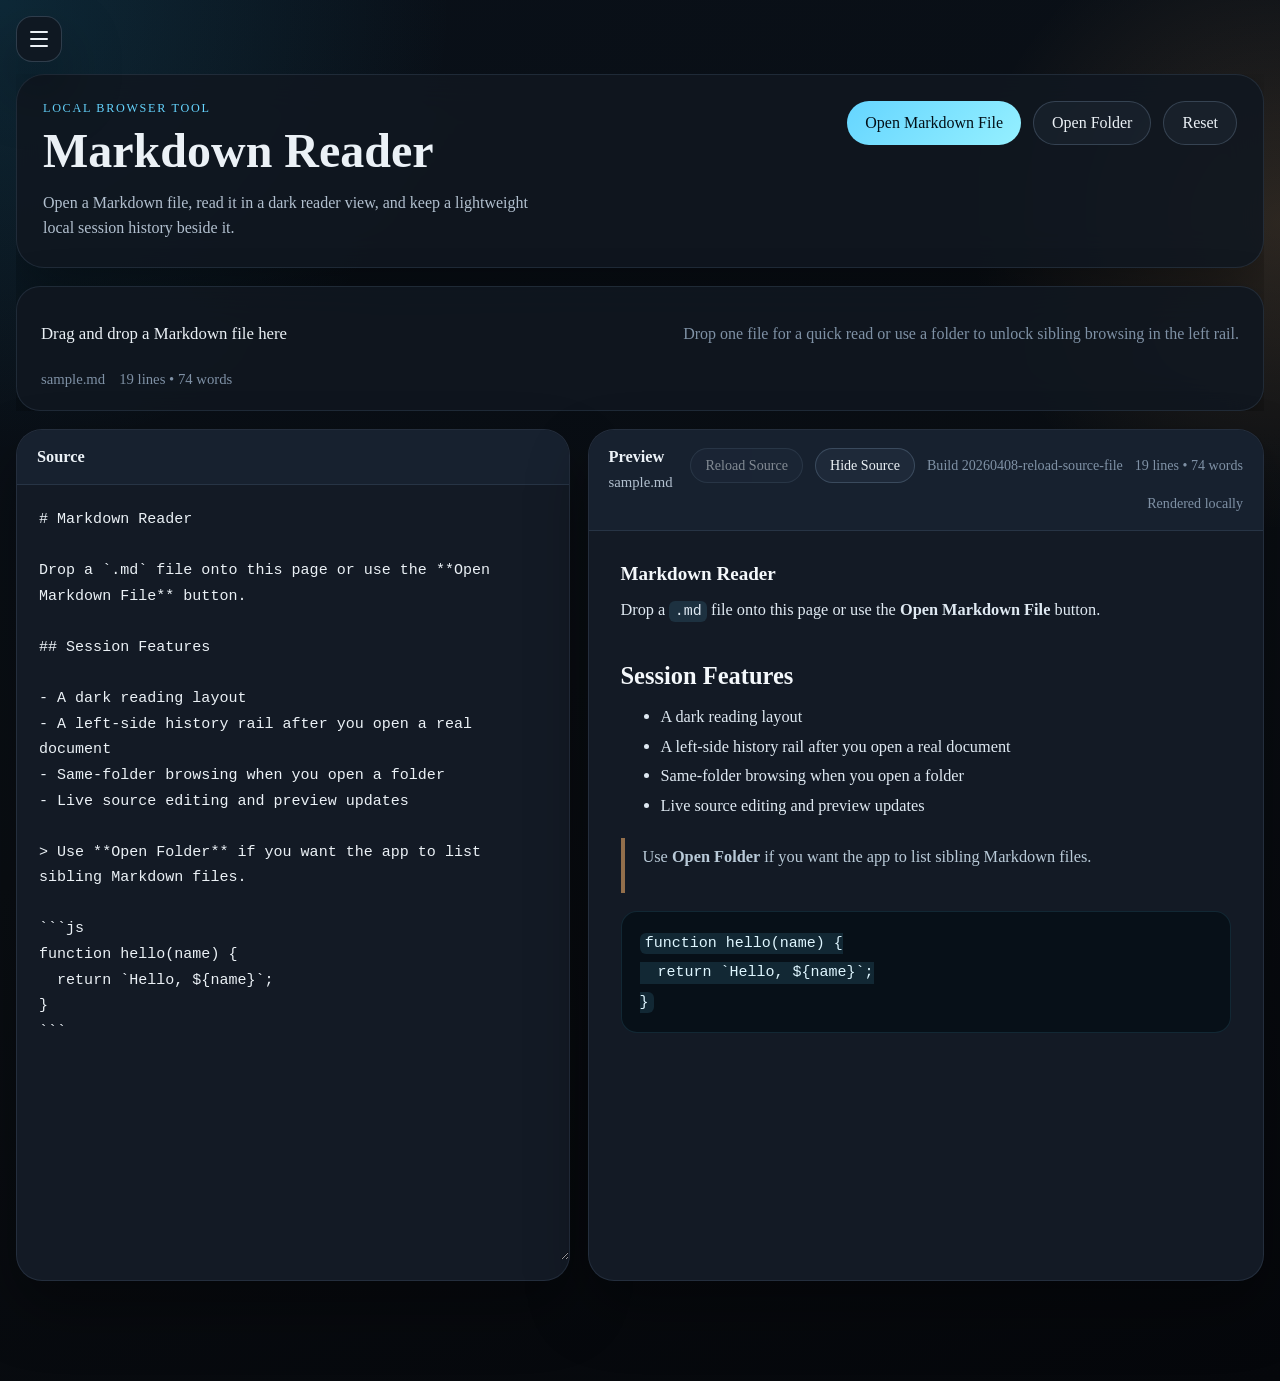
<file: index.html>
<!DOCTYPE html>
<html lang="en">
  <head>
    <meta charset="UTF-8" />
    <meta name="viewport" content="width=device-width, initial-scale=1.0" />
    <!--
      Static `file://` apps only get browser-enforced hardening through meta tags.
      Response-header controls such as HSTS, COOP/COEP, Permissions-Policy,
      X-Frame-Options, and CSP `frame-ancestors` are not available here.
      This CSP therefore focuses on local containment: no network fetches, no
      plugins/workers/frames/forms, and only local assets. Explicit `file:` allowances
      are kept because browser handling of same-origin `file://` resources is inconsistent.
    -->
    <meta
      http-equiv="Content-Security-Policy"
      content="
        default-src 'none';
        base-uri 'none';
        form-action 'none';
        object-src 'none';
        worker-src 'none';
        child-src 'none';
        frame-src 'none';
        connect-src 'none';
        manifest-src 'none';
        prefetch-src 'none';
        script-src 'self' file:;
        style-src 'self' file:;
        img-src 'self' file: data: blob:;
        font-src 'self' file: data:;
        media-src 'self' file: data: blob:;
        navigate-to https: file:;
      "
    />
    <!-- Prevent local file paths from leaking as referrers when links are opened. -->
    <meta name="referrer" content="no-referrer" />
    <title>Markdown Reader</title>
    <!-- Avoid an extra favicon lookup when opened directly from disk. -->
    <link rel="icon" href="data:," />
    <link rel="stylesheet" href="./styles.css" />
  </head>
  <body>
    <div class="app-shell">
      <input
        id="file-input"
        type="file"
        accept=".md,.markdown,.mdown,.mkd,.txt,text/markdown,text/plain"
        hidden
      />
      <input
        id="folder-input"
        type="file"
        accept=".md,.markdown,.mdown,.mkd,.txt,text/markdown,text/plain"
        webkitdirectory
        multiple
        hidden
      />

      <aside class="rail" aria-label="Document navigation">
        <div class="rail-header">
          <p class="eyebrow">Reading Session</p>
          <h2>Navigator</h2>
          <p class="rail-copy">
            Recent files stay here. Same-folder browsing appears when the browser
            exposes folder access.
          </p>
        </div>

        <div class="rail-actions">
          <button type="button" data-action="open-file">Open File</button>
          <button type="button" class="ghost" data-action="open-folder">Open Folder</button>
          <button type="button" class="ghost" data-action="reset">Reset</button>
        </div>

        <section class="rail-section">
          <div class="rail-section-header">
            <h3>History</h3>
            <div class="rail-section-actions">
              <span id="history-count" class="rail-count">0</span>
              <button
                id="history-clear"
                type="button"
                class="ghost compact"
                aria-label="Clear recent files"
                disabled
              >
                Clear
              </button>
              <button
                id="history-section-toggle"
                type="button"
                class="ghost compact rail-section-toggle"
                aria-expanded="true"
                aria-controls="history-section-body"
              >
                Collapse
              </button>
            </div>
          </div>
          <div id="history-section-body" class="rail-section-body">
            <p id="history-empty" class="rail-empty">
              Opened files will appear here.
            </p>
            <div id="history-list" class="rail-list"></div>
          </div>
        </section>

        <section class="rail-section">
          <div class="rail-section-header">
            <h3>Same Folder</h3>
            <div class="rail-section-actions">
              <span id="directory-label" class="rail-label">Unavailable</span>
              <button
                id="directory-section-toggle"
                type="button"
                class="ghost compact rail-section-toggle"
                aria-expanded="true"
                aria-controls="directory-section-body"
              >
                Collapse
              </button>
            </div>
          </div>
          <div id="directory-section-body" class="rail-section-body">
            <p id="directory-empty" class="rail-empty">
              Use Open Folder to browse sibling files. A plain file picker cannot list
              nearby files by itself.
            </p>
            <div id="directory-list" class="rail-list"></div>
          </div>
        </section>
      </aside>

      <main class="main-shell">
        <div class="shell-toolbar">
          <button
            id="rail-toggle"
            type="button"
            class="icon-button"
            aria-label="Toggle navigator"
            aria-expanded="false"
          >
            <span></span>
            <span></span>
            <span></span>
          </button>
        </div>

        <div class="page-shell">
          <section class="intro-shell">
            <header class="topbar">
              <div>
                <p class="eyebrow">Local Browser Tool</p>
                <h1>Markdown Reader</h1>
                <p class="subhead">
                  Open a Markdown file, read it in a dark reader view, and keep a
                  lightweight local session history beside it.
                </p>
              </div>
              <div class="actions">
                <button type="button" data-action="open-file">Open Markdown File</button>
                <button type="button" class="ghost" data-action="open-folder">Open Folder</button>
                <button type="button" class="ghost" data-action="reset">Reset</button>
              </div>
            </header>

            <section id="dropzone" class="dropzone" aria-label="Markdown drop area">
              <div class="dropzone-copy">
                <p class="drop-title">Drag and drop a Markdown file here</p>
                <p class="drop-subtitle">
                  Drop one file for a quick read or use a folder to unlock sibling
                  browsing in the left rail.
                </p>
              </div>
              <div class="meta">
                <span id="drop-file-name">sample.md</span>
                <span id="drop-doc-stats">0 lines</span>
              </div>
            </section>
          </section>

          <section class="viewer">
            <div class="panel panel-source">
              <div class="panel-header">
                <h2>Source</h2>
              </div>
              <textarea
                id="markdown-input"
                spellcheck="false"
                aria-label="Markdown source"
              ></textarea>
            </div>

            <div class="panel panel-preview">
              <div class="panel-header panel-header-preview">
                <div>
                  <h2>Preview</h2>
                  <p id="panel-file-name" class="panel-file-name">sample.md</p>
                </div>
                <div class="panel-statuses">
                  <button id="source-reload" type="button" class="ghost compact" disabled>
                    Reload Source
                  </button>
                  <button id="source-toggle" type="button" class="ghost compact">
                    Hide Source
                  </button>
                  <span id="app-version" class="status">Build pending</span>
                  <span id="panel-doc-stats" class="status">0 lines</span>
                  <span id="render-status" class="status">Rendered locally</span>
                </div>
              </div>
              <article id="preview" class="preview" aria-live="polite"></article>
            </div>
          </section>
        </div>
      </main>
    </div>

    <script src="./app.js?v=20260408-reload-source-file"></script>
  </body>
  </html>
</file>
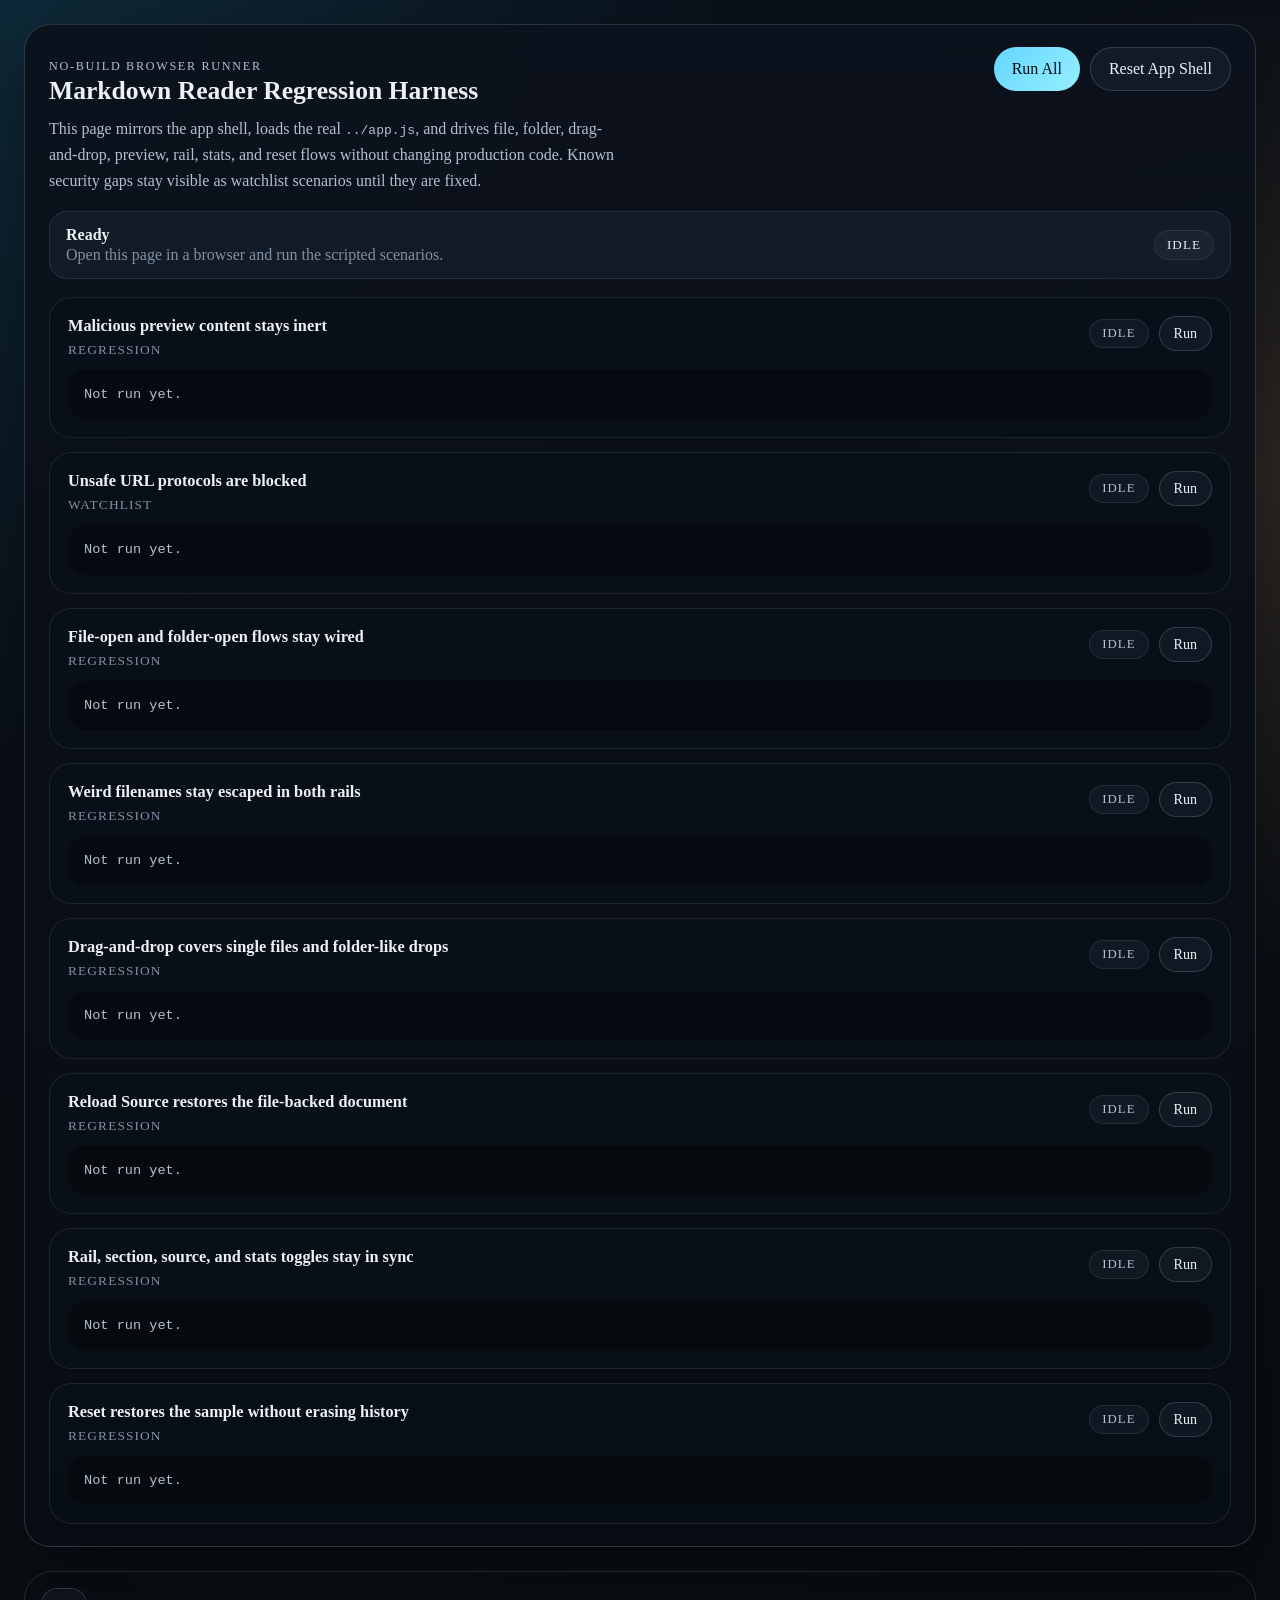
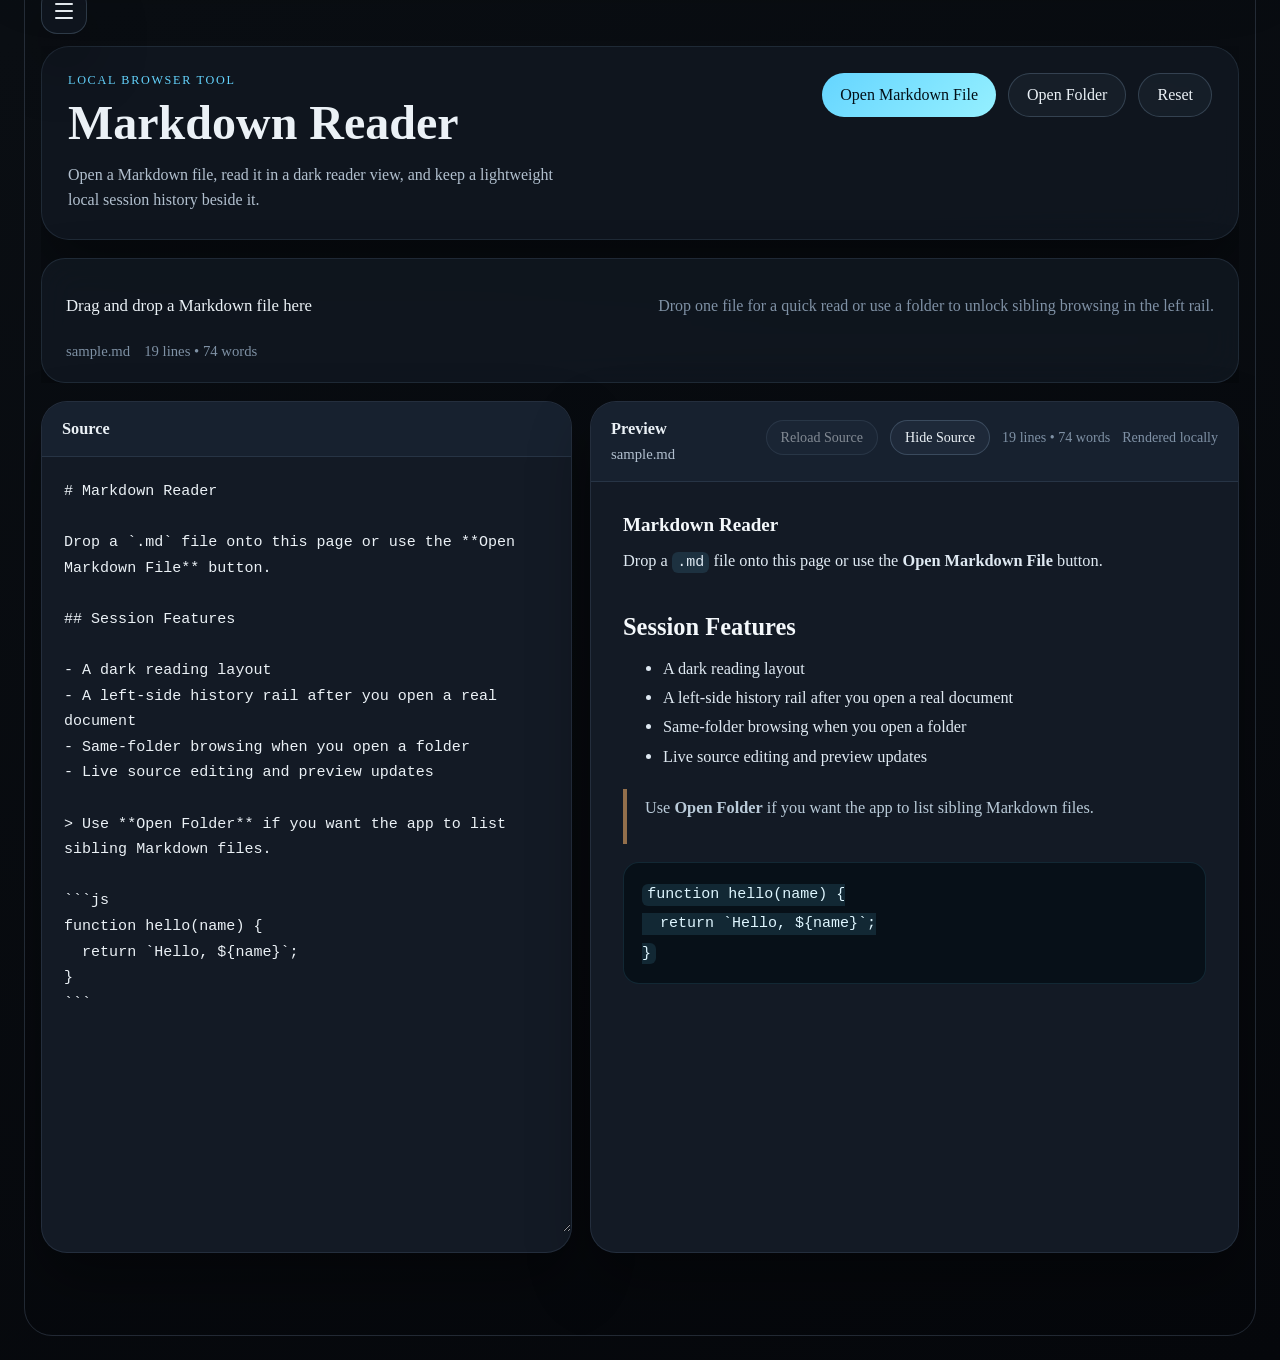
<file: tests/browser-regression.html>
<!DOCTYPE html>
<html lang="en">
  <head>
    <meta charset="UTF-8" />
    <meta name="viewport" content="width=device-width, initial-scale=1.0" />
    <title>Markdown Reader Browser Regression Harness</title>
    <link rel="stylesheet" href="../styles.css" />
    <style>
      body.harness-page {
        display: grid;
        gap: 24px;
        padding: 24px;
      }

      .harness-shell {
        position: sticky;
        top: 16px;
        z-index: 40;
        display: grid;
        gap: 18px;
        padding: 22px 24px;
        border: 1px solid var(--line-strong);
        border-radius: 26px;
        background:
          linear-gradient(180deg, rgba(12, 18, 28, 0.96) 0%, rgba(8, 12, 18, 0.98) 100%);
        box-shadow: var(--shadow);
        backdrop-filter: blur(14px);
      }

      .harness-header {
        display: flex;
        align-items: flex-start;
        justify-content: space-between;
        gap: 18px;
        flex-wrap: wrap;
      }

      .harness-header h1 {
        margin: 0;
        font-size: clamp(1.6rem, 2vw, 2.1rem);
      }

      .harness-copy {
        max-width: 72ch;
      }

      .harness-copy p {
        margin: 10px 0 0;
        color: var(--ink-soft);
        line-height: 1.6;
      }

      .harness-actions {
        display: flex;
        gap: 10px;
        flex-wrap: wrap;
      }

      .harness-summary {
        display: flex;
        align-items: center;
        justify-content: space-between;
        gap: 12px;
        flex-wrap: wrap;
        padding: 14px 16px;
        border-radius: 18px;
        border: 1px solid var(--line);
        background: rgba(117, 146, 181, 0.08);
      }

      .harness-summary strong {
        display: block;
        margin-bottom: 2px;
      }

      .harness-summary p {
        margin: 0;
        color: var(--ink-muted);
      }

      .summary-pill {
        display: inline-flex;
        align-items: center;
        padding: 6px 12px;
        border-radius: 999px;
        font-size: 0.82rem;
        letter-spacing: 0.08em;
        text-transform: uppercase;
        color: var(--ink);
        border: 1px solid var(--line);
        background: rgba(117, 146, 181, 0.08);
      }

      .summary-pill.running {
        border-color: rgba(255, 184, 108, 0.34);
        background: rgba(255, 184, 108, 0.12);
        color: var(--accent-warm);
      }

      .summary-pill.pass {
        border-color: rgba(112, 221, 164, 0.32);
        background: rgba(112, 221, 164, 0.12);
        color: #98f5bf;
      }

      .summary-pill.fail {
        border-color: rgba(255, 126, 126, 0.32);
        background: rgba(255, 126, 126, 0.14);
        color: #ff9696;
      }

      .summary-pill.watchlist {
        border-color: rgba(255, 184, 108, 0.34);
        background: rgba(255, 184, 108, 0.12);
        color: var(--accent-warm);
      }

      .scenario-list {
        display: grid;
        gap: 14px;
        margin: 0;
        padding: 0;
        list-style: none;
      }

      .scenario-card {
        display: grid;
        gap: 12px;
        padding: 18px;
        border-radius: 22px;
        border: 1px solid var(--line);
        background: rgba(10, 16, 24, 0.76);
      }

      .scenario-topline {
        display: flex;
        align-items: flex-start;
        justify-content: space-between;
        gap: 16px;
        flex-wrap: wrap;
      }

      .scenario-card h2 {
        margin: 0;
        font-size: 1.02rem;
      }

      .scenario-kind {
        margin: 6px 0 0;
        color: var(--ink-muted);
        font-size: 0.84rem;
        text-transform: uppercase;
        letter-spacing: 0.08em;
      }

      .scenario-controls {
        display: flex;
        align-items: center;
        gap: 10px;
        flex-wrap: wrap;
      }

      .scenario-status {
        display: inline-flex;
        align-items: center;
        padding: 6px 12px;
        border-radius: 999px;
        border: 1px solid var(--line);
        color: var(--ink-soft);
        background: rgba(117, 146, 181, 0.08);
        font-size: 0.8rem;
        letter-spacing: 0.08em;
        text-transform: uppercase;
      }

      .scenario-status.pass,
      .scenario-status.gap-closed {
        color: #98f5bf;
        border-color: rgba(112, 221, 164, 0.32);
        background: rgba(112, 221, 164, 0.12);
      }

      .scenario-status.fail {
        color: #ff9696;
        border-color: rgba(255, 126, 126, 0.32);
        background: rgba(255, 126, 126, 0.14);
      }

      .scenario-status.known-gap {
        color: var(--accent-warm);
        border-color: rgba(255, 184, 108, 0.34);
        background: rgba(255, 184, 108, 0.12);
      }

      .scenario-status.running {
        color: var(--accent);
        border-color: rgba(101, 213, 255, 0.32);
        background: rgba(101, 213, 255, 0.12);
      }

      .scenario-detail {
        margin: 0;
        padding: 14px 16px;
        border-radius: 18px;
        background: rgba(4, 8, 12, 0.58);
        color: var(--ink-soft);
        font-family: var(--mono);
        font-size: 0.85rem;
        line-height: 1.55;
        white-space: pre-wrap;
        word-break: break-word;
      }

      .app-shell {
        min-height: 0;
        border: 1px solid rgba(158, 190, 224, 0.18);
        border-radius: 28px;
        overflow: hidden;
      }

      @media (max-width: 920px) {
        body.harness-page {
          padding: 16px;
        }

        .harness-shell {
          top: 0;
          border-radius: 22px;
        }
      }
    </style>
  </head>
  <body class="harness-page">
    <header class="harness-shell">
      <div class="harness-header">
        <div class="harness-copy">
          <p class="eyebrow">No-Build Browser Runner</p>
          <h1>Markdown Reader Regression Harness</h1>
          <p>
            This page mirrors the app shell, loads the real <code>../app.js</code>,
            and drives file, folder, drag-and-drop, preview, rail, stats, and reset
            flows without changing production code. Known security gaps stay visible
            as watchlist scenarios until they are fixed.
          </p>
        </div>
        <div class="harness-actions">
          <button id="run-all" type="button">Run All</button>
          <button id="reset-app" type="button" class="ghost">Reset App Shell</button>
        </div>
      </div>

      <section class="harness-summary" aria-live="polite">
        <div>
          <strong id="summary-title">Ready</strong>
          <p id="summary-text">Open this page in a browser and run the scripted scenarios.</p>
        </div>
        <span id="summary-pill" class="summary-pill">Idle</span>
      </section>

      <ol id="scenario-list" class="scenario-list"></ol>
    </header>

    <div class="app-shell">
      <input
        id="file-input"
        type="file"
        accept=".md,.markdown,.mdown,.mkd,.txt,text/markdown,text/plain"
        hidden
      />
      <input
        id="folder-input"
        type="file"
        accept=".md,.markdown,.mdown,.mkd,.txt,text/markdown,text/plain"
        webkitdirectory
        multiple
        hidden
      />

      <aside class="rail" aria-label="Document navigation">
        <div class="rail-header">
          <p class="eyebrow">Reading Session</p>
          <h2>Navigator</h2>
          <p class="rail-copy">
            Recent files stay here. Same-folder browsing appears when the browser
            exposes folder access.
          </p>
        </div>

        <div class="rail-actions">
          <button type="button" data-action="open-file">Open File</button>
          <button type="button" class="ghost" data-action="open-folder">Open Folder</button>
          <button type="button" class="ghost" data-action="reset">Reset</button>
        </div>

        <section class="rail-section">
          <div class="rail-section-header">
            <h3>History</h3>
            <div class="rail-section-actions">
              <span id="history-count" class="rail-count">0</span>
              <button
                id="history-section-toggle"
                type="button"
                class="ghost compact rail-section-toggle"
                aria-expanded="true"
                aria-controls="history-section-body"
              >
                Collapse
              </button>
            </div>
          </div>
          <div id="history-section-body" class="rail-section-body">
            <p id="history-empty" class="rail-empty">
              Opened files will appear here.
            </p>
            <div id="history-list" class="rail-list"></div>
          </div>
        </section>

        <section class="rail-section">
          <div class="rail-section-header">
            <h3>Same Folder</h3>
            <div class="rail-section-actions">
              <span id="directory-label" class="rail-label">Unavailable</span>
              <button
                id="directory-section-toggle"
                type="button"
                class="ghost compact rail-section-toggle"
                aria-expanded="true"
                aria-controls="directory-section-body"
              >
                Collapse
              </button>
            </div>
          </div>
          <div id="directory-section-body" class="rail-section-body">
            <p id="directory-empty" class="rail-empty">
              Use Open Folder to browse sibling files. A plain file picker cannot list
              nearby files by itself.
            </p>
            <div id="directory-list" class="rail-list"></div>
          </div>
        </section>
      </aside>

      <main class="main-shell">
        <div class="shell-toolbar">
          <button
            id="rail-toggle"
            type="button"
            class="icon-button"
            aria-label="Toggle navigator"
            aria-expanded="false"
          >
            <span></span>
            <span></span>
            <span></span>
          </button>
        </div>

        <div class="page-shell">
          <section class="intro-shell">
            <header class="topbar">
              <div>
                <p class="eyebrow">Local Browser Tool</p>
                <h1>Markdown Reader</h1>
                <p class="subhead">
                  Open a Markdown file, read it in a dark reader view, and keep a
                  lightweight local session history beside it.
                </p>
              </div>
              <div class="actions">
                <button type="button" data-action="open-file">Open Markdown File</button>
                <button type="button" class="ghost" data-action="open-folder">Open Folder</button>
                <button type="button" class="ghost" data-action="reset">Reset</button>
              </div>
            </header>

            <section id="dropzone" class="dropzone" aria-label="Markdown drop area">
              <div class="dropzone-copy">
                <p class="drop-title">Drag and drop a Markdown file here</p>
                <p class="drop-subtitle">
                  Drop one file for a quick read or use a folder to unlock sibling
                  browsing in the left rail.
                </p>
              </div>
              <div class="meta">
                <span id="drop-file-name">sample.md</span>
                <span id="drop-doc-stats">0 lines</span>
              </div>
            </section>
          </section>

          <section class="viewer">
            <div class="panel panel-source">
              <div class="panel-header">
                <h2>Source</h2>
              </div>
              <textarea
                id="markdown-input"
                spellcheck="false"
                aria-label="Markdown source"
              ></textarea>
            </div>

            <div class="panel panel-preview">
              <div class="panel-header panel-header-preview">
                <div>
                  <h2>Preview</h2>
                  <p id="panel-file-name" class="panel-file-name">sample.md</p>
                </div>
                <div class="panel-statuses">
                  <button id="source-reload" type="button" class="ghost compact" disabled>
                    Reload Source
                  </button>
                  <button id="source-toggle" type="button" class="ghost compact">
                    Hide Source
                  </button>
                  <span id="panel-doc-stats" class="status">0 lines</span>
                  <span id="render-status" class="status">Rendered locally</span>
                </div>
              </div>
              <article id="preview" class="preview" aria-live="polite"></article>
            </div>
          </section>
        </div>
      </main>
    </div>

    <script src="../app.js"></script>
    <script>
      window.__appTestHooks = {
        sampleMarkdown,
        state,
        parseMarkdown,
        renderHistory,
        renderDirectory,
        loadMarkdown,
        resetToSample,
        setDirectoryFiles,
        handlePlainFile,
        handleFolderSelection,
        openHistoryItem,
        openDirectoryItem,
        setSourceVisible,
        setRailOpen,
        setSectionExpanded,
        setLoadedChrome,
        updateSidebar,
        render,
      };
    </script>
    <script src="./browser-regression.js"></script>
  </body>
</html>
</file>
<file: styles.css>
:root {
  color-scheme: dark;
  --bg: #0a0e13;
  --bg-elevated: #101720;
  --bg-panel: rgba(16, 23, 32, 0.88);
  --bg-panel-strong: rgba(20, 28, 39, 0.96);
  --bg-soft: rgba(117, 146, 181, 0.1);
  --ink: #ebf1f6;
  --ink-soft: #b2c0cf;
  --ink-muted: #7f91a5;
  --line: rgba(158, 190, 224, 0.12);
  --line-strong: rgba(158, 190, 224, 0.22);
  --accent: #65d5ff;
  --accent-strong: #2aa5dd;
  --accent-warm: #ffb86c;
  --shadow: 0 28px 60px rgba(0, 0, 0, 0.34);
  --mono: "JetBrains Mono", "SFMono-Regular", "Consolas", monospace;
  --serif: "Iowan Old Style", "Palatino Linotype", "Book Antiqua", "Georgia", serif;
}

* {
  box-sizing: border-box;
}

html,
body {
  min-height: 100%;
}

body {
  margin: 0;
  font-family: var(--serif);
  color: var(--ink);
  background:
    radial-gradient(circle at top left, rgba(37, 153, 194, 0.18), transparent 24%),
    radial-gradient(circle at right 16%, rgba(255, 184, 108, 0.14), transparent 18%),
    linear-gradient(160deg, #091019 0%, var(--bg) 48%, #05070b 100%);
}

button,
textarea,
input {
  font: inherit;
}

.app-shell {
  display: grid;
  grid-template-columns: 0 minmax(0, 1fr);
  min-height: 100vh;
  overflow-x: hidden;
  transition: grid-template-columns 240ms ease;
}

body.has-document.rail-open .app-shell {
  grid-template-columns: minmax(240px, 290px) minmax(0, 1fr);
}

.rail {
  min-width: 0;
  width: 100%;
  overflow: hidden;
  border-right: 1px solid var(--line);
  background:
    linear-gradient(180deg, rgba(17, 25, 35, 0.96) 0%, rgba(9, 13, 19, 0.98) 100%);
  padding: 28px 18px;
  opacity: 0;
  transform: translateX(-20px);
  pointer-events: none;
  transition:
    opacity 220ms ease,
    transform 220ms ease,
    padding 220ms ease,
    border-color 220ms ease;
}

body.has-document .rail {
  opacity: 1;
  transform: translateX(0);
}

body.has-document.rail-open .rail {
  pointer-events: auto;
}

body.has-document:not(.rail-open) .rail {
  opacity: 0;
  transform: translateX(-24px);
  padding-left: 0;
  padding-right: 0;
  border-right-color: transparent;
}

.rail-header {
  padding: 0 6px 18px;
}

.eyebrow {
  margin: 0 0 8px;
  font-size: 0.76rem;
  letter-spacing: 0.14em;
  text-transform: uppercase;
  color: var(--accent);
}

.rail h2,
.topbar h1,
.panel-header h2,
.rail-section h3,
.preview h1,
.preview h2,
.preview h3,
.preview h4,
.preview h5,
.preview h6 {
  font-weight: 700;
  line-height: 1.12;
}

.rail h2 {
  margin: 0;
  font-size: 1.45rem;
}

.rail-copy {
  margin: 10px 0 0;
  color: var(--ink-muted);
  line-height: 1.55;
}

.rail-actions {
  display: grid;
  gap: 10px;
  padding: 0 6px 18px;
}

button {
  appearance: none;
  border: 0;
  border-radius: 999px;
  padding: 12px 18px;
  cursor: pointer;
  color: #031018;
  background: linear-gradient(135deg, var(--accent) 0%, #95f0ff 100%);
  transition: transform 140ms ease, background 140ms ease, opacity 140ms ease;
}

button:hover {
  transform: translateY(-1px);
  background: linear-gradient(135deg, #79ddff 0%, #c7f8ff 100%);
}

button:disabled,
button:disabled:hover {
  cursor: not-allowed;
  opacity: 0.5;
  transform: none;
}

button.ghost {
  color: var(--ink);
  background: rgba(117, 146, 181, 0.08);
  border: 1px solid var(--line-strong);
}

button.compact {
  padding: 8px 14px;
  font-size: 0.88rem;
}

.rail-section {
  padding: 16px 6px 0;
  border-top: 1px solid var(--line);
}

.rail-section-header {
  display: flex;
  align-items: center;
  justify-content: space-between;
  gap: 12px;
}

.rail-section-actions {
  display: flex;
  align-items: center;
  flex-wrap: wrap;
  gap: 8px;
  justify-content: flex-end;
}

.rail-section-header h3 {
  margin: 0;
  font-size: 0.98rem;
}

.rail-count,
.rail-label,
.status {
  color: var(--ink-muted);
  font-size: 0.88rem;
}

#render-status[data-state="loading"] {
  color: #c7f8ff;
}

#render-status[data-state="error"] {
  color: #ffb0b0;
}

.rail-empty {
  margin: 12px 0 0;
  color: var(--ink-muted);
  line-height: 1.5;
  font-size: 0.92rem;
}

.rail-list {
  display: grid;
  gap: 8px;
  margin-top: 12px;
}

.rail-section-body.collapsed {
  display: none;
}

.rail-list:empty {
  display: none;
}

.rail-item {
  display: block;
  width: 100%;
  padding: 12px 14px;
  border-radius: 18px;
  border: 1px solid var(--line);
  background: rgba(117, 146, 181, 0.07);
  color: var(--ink);
  text-align: left;
}

.rail-item.active {
  border-color: rgba(101, 213, 255, 0.44);
  background: rgba(101, 213, 255, 0.12);
}

.rail-item-title,
.rail-item-path {
  display: block;
}

.rail-item-title {
  font-size: 0.95rem;
}

.rail-item-path {
  margin-top: 4px;
  color: var(--ink-muted);
  font-size: 0.8rem;
  font-family: var(--mono);
}

.main-shell {
  min-width: 0;
}

.shell-toolbar {
  position: sticky;
  top: 0;
  z-index: 20;
  display: flex;
  justify-content: flex-start;
  padding: 16px 16px 0;
  pointer-events: none;
}

.icon-button {
  display: inline-flex;
  flex-direction: column;
  justify-content: center;
  gap: 5px;
  width: 46px;
  height: 46px;
  padding: 0;
  border-radius: 16px;
  border: 1px solid var(--line-strong);
  background: rgba(16, 23, 32, 0.88);
  color: var(--ink);
  box-shadow: var(--shadow);
  pointer-events: auto;
}

.icon-button span {
  display: block;
  width: 18px;
  height: 2px;
  margin: 0 auto;
  border-radius: 999px;
  background: currentColor;
  transition: transform 160ms ease, opacity 160ms ease;
}

body.rail-open .icon-button span:nth-child(1) {
  transform: translateY(7px) rotate(45deg);
}

body.rail-open .icon-button span:nth-child(2) {
  opacity: 0;
}

body.rail-open .icon-button span:nth-child(3) {
  transform: translateY(-7px) rotate(-45deg);
}

.page-shell {
  width: min(1320px, calc(100% - 32px));
  margin: 12px auto 40px;
}

.intro-shell {
  overflow: hidden;
  transition:
    max-height 320ms ease,
    opacity 260ms ease,
    transform 260ms ease,
    margin 260ms ease;
  max-height: 500px;
  opacity: 1;
}

body.has-document .intro-shell {
  max-height: 0;
  opacity: 0;
  transform: translateY(-18px);
  margin: 0;
  pointer-events: none;
}

.topbar,
.dropzone,
.panel {
  background: var(--bg-panel);
  border: 1px solid var(--line);
  box-shadow: var(--shadow);
  backdrop-filter: blur(18px);
}

.topbar {
  display: flex;
  justify-content: space-between;
  gap: 24px;
  align-items: flex-start;
  padding: 26px;
  border-radius: 28px;
}

.topbar h1 {
  margin: 0;
  font-size: clamp(2rem, 4vw, 3rem);
}

.subhead {
  max-width: 62ch;
  margin: 12px 0 0;
  color: var(--ink-soft);
  line-height: 1.6;
}

.actions {
  display: flex;
  gap: 12px;
  flex-wrap: wrap;
  justify-content: flex-end;
}

.dropzone {
  margin-top: 18px;
  padding: 22px 24px;
  border-radius: 24px;
  transition: border-color 160ms ease, background 160ms ease, transform 160ms ease;
}

.dropzone.dragging {
  transform: translateY(-2px);
  border-color: rgba(101, 213, 255, 0.42);
  background: rgba(17, 29, 42, 0.96);
}

.dropzone-copy {
  display: flex;
  justify-content: space-between;
  gap: 16px;
  align-items: baseline;
  flex-wrap: wrap;
}

.drop-title {
  margin: 0;
  font-size: 1.05rem;
}

.drop-subtitle,
.meta {
  color: var(--ink-muted);
}

.meta {
  display: flex;
  gap: 14px;
  margin-top: 12px;
  font-size: 0.92rem;
}

.viewer {
  display: grid;
  grid-template-columns: minmax(260px, 0.9fr) minmax(0, 1.1fr);
  gap: 18px;
  margin-top: 18px;
}

body.has-document .viewer {
  margin-top: 0;
}

.viewer.source-hidden {
  grid-template-columns: minmax(0, 1fr);
}

.panel {
  min-height: calc(100vh - 48px);
  border-radius: 26px;
  overflow: hidden;
  background: var(--bg-panel-strong);
}

.panel-header {
  display: flex;
  align-items: center;
  justify-content: space-between;
  gap: 12px;
  padding: 18px 20px;
  border-bottom: 1px solid var(--line);
  background: rgba(24, 34, 48, 0.92);
}

.panel-header h2 {
  margin: 0;
  font-size: 1.02rem;
}

.panel-header-preview {
  align-items: flex-start;
}

.panel-file-name {
  margin: 8px 0 0;
  color: var(--ink-soft);
  font-size: 0.92rem;
}

.panel-statuses {
  display: flex;
  gap: 12px;
  flex-wrap: wrap;
  justify-content: flex-end;
  text-align: right;
  align-items: center;
}

.panel-source.hidden {
  display: none;
}

.viewer.source-hidden .panel-preview {
  width: 100%;
}

#markdown-input {
  width: 100%;
  min-height: calc(100vh - 125px);
  border: 0;
  outline: 0;
  resize: vertical;
  padding: 22px;
  background: transparent;
  color: var(--ink);
  font-family: var(--mono);
  font-size: 0.94rem;
  line-height: 1.7;
}

.preview {
  padding: 32px;
  line-height: 1.8;
  font-size: 1.02rem;
  color: #dfe9f2;
}

.preview > :first-child {
  margin-top: 0;
}

.preview h1,
.preview h2,
.preview h3,
.preview h4 {
  margin-top: 1.5em;
  margin-bottom: 0.55em;
  color: #f4f8fb;
}

.preview p,
.preview ul,
.preview ol,
.preview pre,
.preview blockquote {
  margin: 0 0 1.1em;
}

.preview code,
.preview pre {
  font-family: var(--mono);
}

.preview code {
  background: rgba(101, 213, 255, 0.12);
  padding: 0.15em 0.35em;
  border-radius: 6px;
  font-size: 0.92em;
}

.preview pre {
  padding: 16px 18px;
  overflow-x: auto;
  border-radius: 16px;
  border: 1px solid rgba(101, 213, 255, 0.12);
  background: #071018;
  color: #dff6ff;
}

.preview blockquote {
  padding: 0.25em 0 0.25em 1.1em;
  border-left: 4px solid rgba(255, 184, 108, 0.54);
  color: #b9cad8;
}

.preview table {
  width: 100%;
  border-collapse: collapse;
  margin-bottom: 1.1em;
}

.preview th,
.preview td {
  border: 1px solid var(--line-strong);
  padding: 10px 12px;
  text-align: left;
}

.preview th {
  background: rgba(101, 213, 255, 0.06);
}

.preview a {
  color: var(--accent);
}

.preview img {
  max-width: 100%;
  border-radius: 16px;
}

.preview hr {
  border: 0;
  border-top: 1px solid var(--line-strong);
  margin: 1.8em 0;
}

@media (max-width: 1080px) {
  body.has-document.rail-open .app-shell {
    grid-template-columns: minmax(220px, 260px) minmax(0, 1fr);
  }

  .viewer {
    grid-template-columns: 1fr;
  }

  .panel {
    min-height: auto;
  }

  #markdown-input {
    min-height: 42vh;
  }
}

@media (max-width: 840px) {
  .app-shell,
  body.has-document.rail-open .app-shell {
    grid-template-columns: 1fr;
  }

  .rail {
    border-right: 0;
    border-bottom: 1px solid var(--line);
    max-height: 0;
    padding-top: 0;
    padding-bottom: 0;
  }

  body.has-document .rail {
    max-height: 520px;
    padding-top: 24px;
    padding-bottom: 24px;
  }

  body.has-document:not(.rail-open) .rail {
    max-height: 0;
    padding-top: 0;
    padding-bottom: 0;
    opacity: 0;
    transform: translateY(-10px);
  }

  .topbar {
    flex-direction: column;
  }

  .actions,
  .panel-statuses {
    justify-content: flex-start;
    text-align: left;
  }

  .page-shell {
    width: min(100%, calc(100% - 24px));
    margin: 12px auto 24px;
  }
}
</file>
